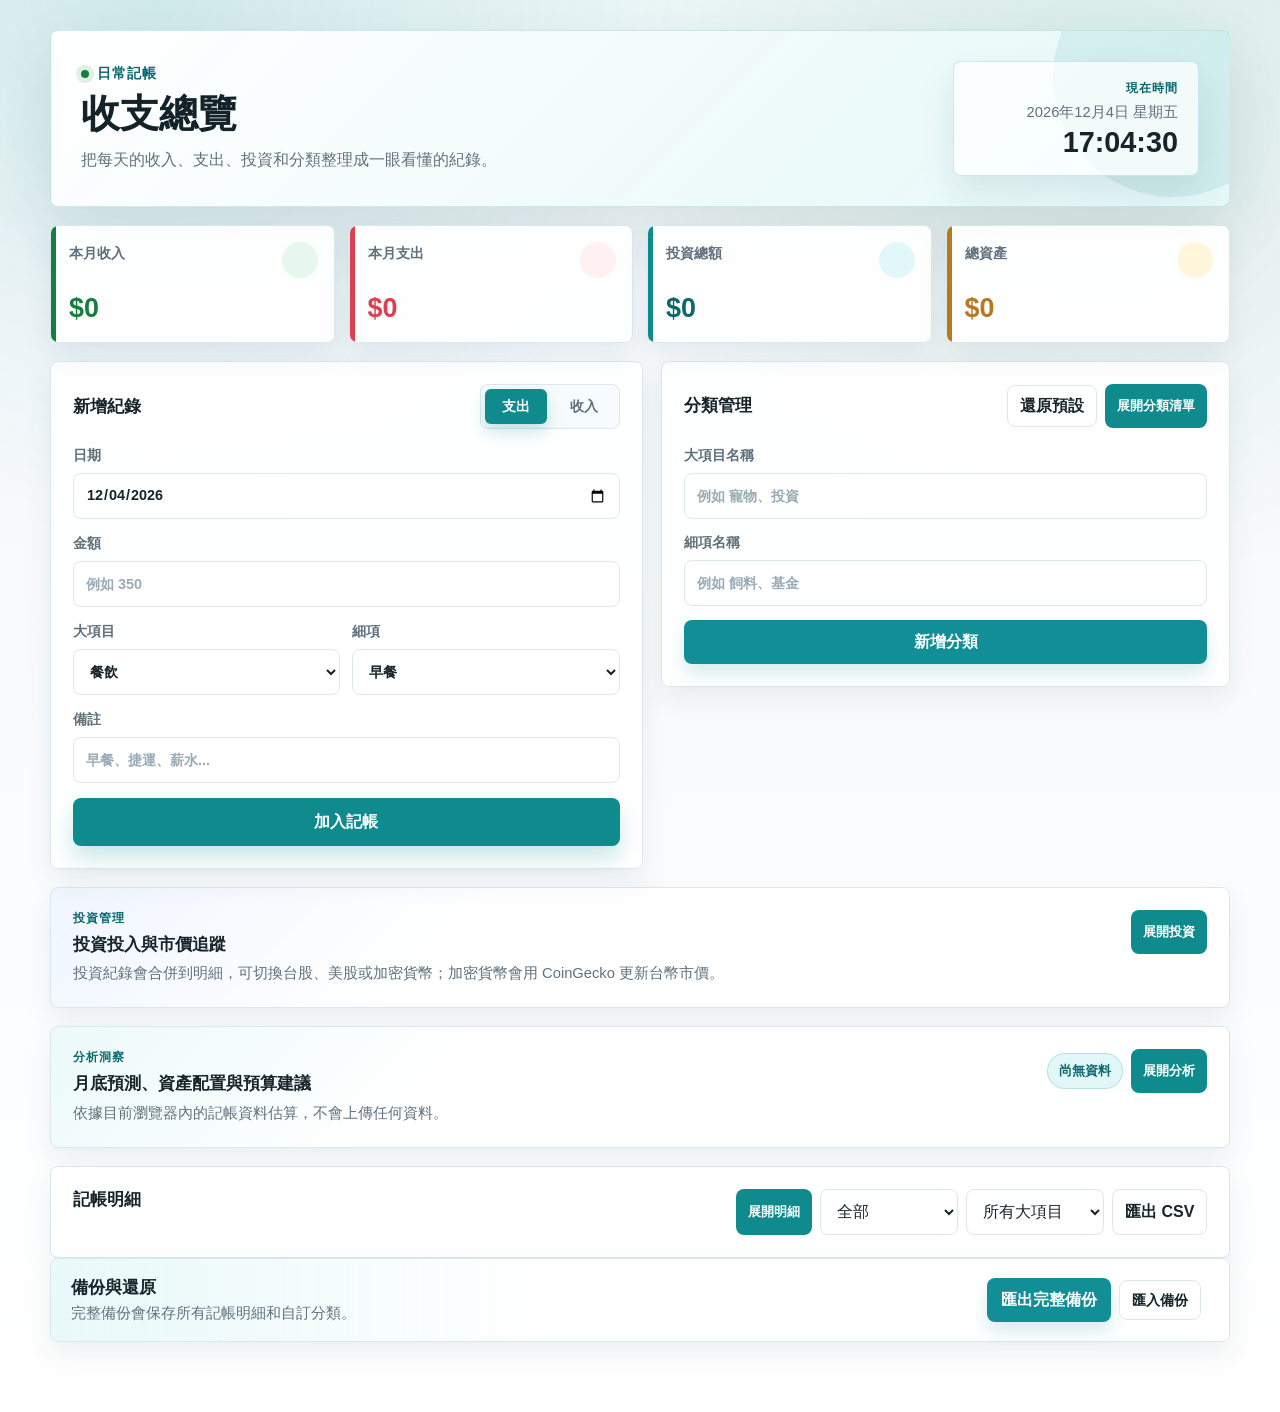
<file: index.html>
<!doctype html>
<html lang="zh-Hant">
  <head>
    <meta charset="UTF-8" />
    <meta name="viewport" content="width=device-width, initial-scale=1.0" />
    <title>日常記帳</title>
    <link rel="stylesheet" href="styles.css" />
  </head>
  <body>
    <main class="app-shell">
      <section class="topbar" aria-label="今日概況">
        <div>
          <p class="eyebrow">日常記帳</p>
          <h1>收支總覽</h1>
          <p class="topbar-copy">把每天的收入、支出、投資和分類整理成一眼看懂的紀錄。</p>
        </div>
        <div class="clock-card" aria-live="polite">
          <span class="clock-label">現在時間</span>
          <span id="currentDate">--</span>
          <strong id="currentTime">--:--:--</strong>
        </div>
      </section>

      <section class="summary-grid" aria-label="收支摘要">
        <article class="summary-card income">
          <span>本月收入</span>
          <strong id="monthlyIncome">$0</strong>
        </article>
        <article class="summary-card expense">
          <span>本月支出</span>
          <strong id="monthlyExpense">$0</strong>
        </article>
        <article class="summary-card balance">
          <span>投資總額</span>
          <strong id="monthlyBalance">$0</strong>
        </article>
        <article class="summary-card total">
          <span>總資產</span>
          <strong id="totalBalance">$0</strong>
        </article>
      </section>

      <section class="workspace">
        <form class="entry-panel" id="entryForm">
          <div class="panel-header">
            <h2>新增紀錄</h2>
            <div class="type-switch" role="group" aria-label="收支類型">
              <label>
                <input type="radio" name="type" value="expense" checked />
                <span>支出</span>
              </label>
              <label>
                <input type="radio" name="type" value="income" />
                <span>收入</span>
              </label>
            </div>
          </div>

          <label>
            日期
            <input id="entryDate" type="date" required />
          </label>

          <label>
            金額
            <input id="entryAmount" type="number" min="1" step="1" placeholder="例如 350" required />
          </label>

          <div class="two-col">
            <label>
              大項目
              <select id="mainCategory" required></select>
            </label>
            <label>
              細項
              <select id="subCategory" required></select>
            </label>
          </div>

          <label>
            備註
            <input id="entryNote" type="text" maxlength="60" placeholder="早餐、捷運、薪水..." />
          </label>

          <button class="primary-button" type="submit">加入記帳</button>
        </form>

        <aside class="category-panel" id="categoryPanel">
          <div class="panel-header category-header">
            <h2>分類管理</h2>
            <div class="category-actions">
              <button class="ghost-button" id="resetCategories" type="button">還原預設</button>
              <button
                class="collapse-button"
                id="categoryToggle"
                type="button"
                aria-expanded="false"
                aria-controls="categoryContent"
              >
                展開分類清單
              </button>
            </div>
          </div>

          <form class="category-form" id="categoryForm">
            <label>
              大項目名稱
              <input id="newMainCategory" type="text" maxlength="16" placeholder="例如 寵物、投資" required />
            </label>
            <label>
              細項名稱
              <input id="newSubCategory" type="text" maxlength="16" placeholder="例如 飼料、基金" required />
            </label>
            <button class="secondary-button" type="submit">新增分類</button>
          </form>

          <div class="category-content" id="categoryContent" hidden>
            <div class="category-list" id="categoryList"></div>
          </div>
        </aside>
      </section>

      <section class="investment-panel" aria-label="投資管理">
        <div class="panel-header investment-header">
          <div>
            <p class="section-kicker">投資管理</p>
            <h2>投資投入與市價追蹤</h2>
            <p>投資紀錄會合併到明細，可切換台股、美股或加密貨幣；加密貨幣會用 CoinGecko 更新台幣市價。</p>
          </div>
          <button
            class="collapse-button"
            id="investmentToggle"
            type="button"
            aria-expanded="false"
            aria-controls="investmentContent"
          >
            展開投資
          </button>
        </div>

        <div class="investment-content" id="investmentContent" hidden>
        <div class="investment-layout">
          <form class="investment-form" id="investmentForm">
            <div class="three-col">
              <label>
                市場
                <select id="investmentMarket" required>
                  <option value="tw">台股</option>
                  <option value="us">美股</option>
                  <option value="crypto">加密貨幣</option>
                </select>
              </label>
              <label>
                日期
                <input id="investmentDate" type="date" required />
              </label>
              <label>
                投資類型
                <select id="investmentCategory" required></select>
              </label>
            </div>

            <div class="two-col">
              <label>
                市場代號
                <input id="investmentSymbol" type="text" maxlength="20" placeholder="例如 0050、2330、006208" required />
              </label>
              <label>
                持有數量（股數 / 單位）
                <input id="investmentQuantity" type="number" min="0" step="any" inputmode="decimal" placeholder="例如 0.005 或 32" required />
              </label>
            </div>

            <div class="two-col">
              <label>
                投入成本（總金額）
                <input id="investmentAmount" type="number" min="1" step="any" inputmode="decimal" placeholder="例如 3456" required />
              </label>
              <label>
                目前市價（每股 / 單位，可選）
                <input id="investmentMarketPrice" type="number" min="0" step="any" inputmode="decimal" placeholder="例如 107.3" />
              </label>
            </div>

            <label>
              標的 / 備註
              <input id="investmentNote" type="text" maxlength="60" placeholder="例如 0050、2330、VOO、AAPL" />
            </label>

            <p class="form-hint">市值 = 持有數量 × 每股 / 單位市價；台股請填股數，1 張 = 1000 股。</p>

            <button class="primary-button" type="submit">加入投資</button>
          </form>

          <div class="investment-summary-grid" aria-label="投資摘要">
            <article class="summary-card investment">
              <span>本月投資</span>
              <strong id="monthlyInvestment">$0</strong>
            </article>
            <article class="summary-card investment">
              <span>累積投資</span>
              <strong id="totalInvestment">$0</strong>
            </article>
            <article class="summary-card total">
              <span>目前市值</span>
              <strong id="currentMarketValue">$0</strong>
            </article>
            <article class="summary-card total">
              <span>未實現損益</span>
              <strong id="unrealizedGain">$0</strong>
            </article>
            <article class="summary-card total">
              <span>投資筆數</span>
              <strong id="investmentCount">0</strong>
            </article>
          </div>
        </div>

        <section class="market-settings-panel investment-market-settings" aria-label="市場自動更新設定">
                <div class="panel-header market-settings-header">
                  <div>
                    <p class="section-kicker">市場更新設定</p>
                    <h2>FinMind / Alpha Vantage / CoinGecko</h2>
                    <p>每天開啟網站會自動批次更新已記錄代號；美股 Key 只存在這個瀏覽器。</p>
                  </div>
                </div>
        
                <div class="market-tools">
                  <label>
                    FinMind Token（台股選填）
                    <input id="finmindToken" type="password" placeholder="台股：不填也可更新" autocomplete="off" />
                  </label>
                  <label>
                    Alpha Vantage Key（美股選填）
                    <input id="alphaVantageKey" type="password" placeholder="美股自動更新需要" autocomplete="off" />
                  </label>
                  <button class="ghost-button" id="saveMarketApiKey" type="button">儲存設定</button>
                  <button class="secondary-button" id="refreshMarketPrices" type="button">立即更新全部</button>
                  <span class="market-status" id="marketStatus" aria-live="polite">每天開啟網站會自動更新台股 / 美股 / 加密貨幣</span>
                </div>
              </section>

        <div class="investment-records">
          <div class="records-subheader">
            <h3>投資歷史紀錄</h3>
            <p>每一筆投資都可以單獨刪除。</p>
          </div>
          <div class="table-wrap investment-table-wrap">
            <table>
              <thead>
                <tr>
                  <th>市場</th>
                  <th>代號</th>
                  <th>數量</th>
                  <th class="amount-cell">投入成本</th>
                  <th class="amount-cell">平均成本</th>
                  <th class="amount-cell">目前市價</th>
                  <th class="amount-cell">目前市值</th>
                  <th class="amount-cell">未實現損益</th>
                  <th>更新時間</th>
                  <th></th>
                </tr>
              </thead>
              <tbody id="portfolioBody"></tbody>
            </table>
            <div class="empty-state" id="portfolioEmptyState">還沒有投資紀錄，新增投資後會出現在這裡。</div>
          </div>
        </div>
        </div>
      </section>

      <section class="analytics-panel" id="analyticsPanel" aria-label="收支分析">
        <div class="panel-header analytics-header">
          <div>
            <p class="section-kicker">分析洞察</p>
            <h2>月底預測、資產配置與預算建議</h2>
            <p>依據目前瀏覽器內的記帳資料估算，不會上傳任何資料。</p>
          </div>
          <div class="analytics-actions">
            <span class="analysis-status" id="analysisStatus" aria-live="polite">正在計算</span>
            <button
              class="collapse-button"
              id="analyticsToggle"
              type="button"
              aria-expanded="false"
              aria-controls="analyticsContent"
            >
              展開分析
            </button>
          </div>
        </div>

        <div class="analytics-content" id="analyticsContent" hidden>
          <div class="forecast-grid">
          <article class="forecast-card">
            <span>月底預測收入</span>
            <strong id="forecastIncome">$0</strong>
            <small id="forecastIncomeNote">新增紀錄後會開始估算。</small>
          </article>
          <article class="forecast-card expense">
            <span>月底預測支出</span>
            <strong id="forecastExpense">$0</strong>
            <small id="forecastExpenseNote">新增紀錄後會開始估算。</small>
          </article>
          <article class="forecast-card balance">
            <span>月底預測結餘</span>
            <strong id="forecastBalance">$0</strong>
            <small id="forecastBalanceNote">依收入與支出預測計算。</small>
          </article>
        </div>

        <div class="insight-grid">
          <section class="insight-card asset-card">
            <div class="insight-heading">
              <div>
                <h3>市價、收入、支出圓餅圖</h3>
                <span id="assetPieChartNote">市價、收入與支出比例</span>
              </div>
            </div>
            <canvas
              class="asset-pie-canvas"
              id="assetPieChart"
              width="520"
              height="300"
              role="img"
              aria-label="市價、收入、支出圓餅圖"
            ></canvas>
            <div class="asset-breakdown" id="assetBreakdown"></div>
          </section>

          <section class="insight-card">
            <div class="insight-heading">
              <h3>預算建議</h3>
              <span>用近幾個月消費估算</span>
            </div>
            <div class="insight-list" id="budgetList"></div>
          </section>
        </div>

        <div class="chart-grid">
          <section class="chart-card">
            <div class="chart-heading">
              <div>
                <h3>每日收支趨勢</h3>
                <p id="trendChartNote">每日收入與支出的折線圖。</p>
              </div>
              <div class="chart-tools">
                <button
                  class="expand-button"
                  id="trendRangeToggle"
                  type="button"
                  aria-expanded="false"
                  aria-label="展開為近一年的每日收支趨勢"
                >
                  <span aria-hidden="true">+</span>
                  放大 1 年
                </button>
                <div class="chart-legend" aria-hidden="true">
                  <span class="legend-dot income"></span>收入
                  <span class="legend-dot expense"></span>支出
                </div>
              </div>
            </div>
            <canvas id="trendChart" width="760" height="320" role="img" aria-label="每日收入與支出折線圖"></canvas>
          </section>

          <section class="chart-card">
            <div class="chart-heading">
              <div>
                <h3>本月支出柏拉圖</h3>
                <p id="paretoChartNote">找出本月支出最多的分類。</p>
              </div>
              <div class="chart-legend" aria-hidden="true">
                <span class="legend-bar"></span>金額
                <span class="legend-line"></span>累積占比
              </div>
            </div>
            <canvas id="paretoChart" width="760" height="320" role="img" aria-label="本月支出分類柏拉圖"></canvas>
          </section>
        </div>
        </div>
      </section>

      <section class="records-panel" id="recordsPanel">
        <div class="panel-header records-header">
          <h2>記帳明細</h2>
          <div class="record-actions">
            <button
              class="collapse-button"
              id="recordsToggle"
              type="button"
              aria-expanded="false"
              aria-controls="recordsContent"
            >
              展開明細
            </button>
            <select id="filterType" aria-label="依收支篩選">
              <option value="all">全部</option>
              <option value="expense">支出</option>
              <option value="income">收入</option>
              <option value="investment">投資</option>
            </select>
            <select id="filterMain" aria-label="依大項目篩選">
              <option value="all">所有大項目</option>
            </select>
            <button class="ghost-button" id="exportCsv" type="button">匯出 CSV</button>
          </div>
        </div>

        <div class="records-content" id="recordsContent" hidden>
        <div class="table-wrap">
          <table>
            <thead>
              <tr>
                <th>日期</th>
                <th>類型</th>
                <th>大項目</th>
                <th>細項</th>
                <th>備註</th>
                <th class="amount-cell">金額</th>
                <th></th>
              </tr>
            </thead>
            <tbody id="recordsBody"></tbody>
          </table>
          <div class="empty-state" id="emptyState">還沒有紀錄，先新增一筆收支吧。</div>
        </div>
        </div>
      </section>

      <section class="backup-panel" aria-label="備份與還原">
        <div>
          <h2>備份與還原</h2>
          <p>完整備份會保存所有記帳明細和自訂分類。</p>
        </div>
        <div class="backup-actions">
          <button class="secondary-button" id="exportBackup" type="button">匯出完整備份</button>
          <label class="file-button">
            匯入備份
            <input id="importBackupFile" type="file" accept=".json,application/json" />
          </label>
          <span class="backup-status" id="backupStatus" aria-live="polite"></span>
        </div>
      </section>
    </main>

    <script src="app.js"></script>
  </body>
</html>
</file>
<file: styles.css>
:root {
  color-scheme: light;
  --bg: #f3f7fb;
  --panel: #ffffff;
  --panel-soft: #f7fbfd;
  --panel-strong: #eef7f8;
  --text: #17252b;
  --muted: #60717d;
  --line: #dbe7ee;
  --brand: #0f8b8d;
  --brand-dark: #0a686e;
  --brand-soft: #e2f7f7;
  --income: #15803d;
  --income-soft: #e8f7ee;
  --expense: #dc3f4f;
  --expense-soft: #fff0f1;
  --investment: #2563eb;
  --investment-soft: #edf4ff;
  --gold: #b7791f;
  --gold-soft: #fff6dc;
  --button-text: #ffffff;
  --chart-bg: #fbfdff;
  --chart-grid: rgba(96, 113, 125, 0.18);
  --chart-muted: #7a8d99;
  --chart-bar: rgba(15, 139, 141, 0.72);
  --shadow: 0 24px 60px rgba(27, 65, 78, 0.12);
  --shadow-soft: 0 12px 28px rgba(27, 65, 78, 0.08);
  --press-shadow: 0 5px 12px rgba(27, 65, 78, 0.13);
}

* {
  box-sizing: border-box;
}

html {
  overflow-x: hidden;
}

body {
  margin: 0;
  min-height: 100vh;
  overflow-x: hidden;
  background:
    radial-gradient(circle at 12% 0%, rgba(15, 139, 141, 0.13), transparent 30%),
    radial-gradient(circle at 86% 8%, rgba(21, 128, 61, 0.1), transparent 28%),
    linear-gradient(180deg, #edf7f8 0, #f6f9fc 360px, #ffffff 100%);
  color: var(--text);
  font-family:
    -apple-system, BlinkMacSystemFont, "Segoe UI", "Noto Sans TC", "Microsoft JhengHei",
    sans-serif;
}

button,
input,
select {
  font: inherit;
}

button {
  cursor: pointer;
  touch-action: manipulation;
  -webkit-tap-highlight-color: transparent;
}

button:disabled {
  cursor: not-allowed;
  opacity: 0.62;
  transform: none !important;
  box-shadow: none !important;
}

button,
input,
select,
.file-button,
.summary-card,
.entry-panel,
.category-panel,
.analytics-panel,
.investment-panel,
.records-panel,
.backup-panel,
.forecast-card,
.insight-card,
.chart-card,
.category-group {
  transition:
    border-color 160ms ease,
    background 160ms ease,
    color 160ms ease,
    box-shadow 160ms ease,
    transform 160ms ease;
}

.app-shell {
  width: min(1180px, calc(100% - 32px));
  margin: 0 auto;
  padding: 30px 0 52px;
}

.topbar {
  position: relative;
  display: flex;
  align-items: center;
  justify-content: space-between;
  gap: 22px;
  min-height: 174px;
  margin-bottom: 18px;
  padding: 30px;
  border: 1px solid rgba(15, 139, 141, 0.18);
  border-radius: 8px;
  background:
    linear-gradient(135deg, rgba(255, 255, 255, 0.96), rgba(226, 247, 247, 0.92)),
    var(--panel);
  box-shadow: var(--shadow);
  color: var(--text);
  overflow: hidden;
}

.topbar::after {
  content: "";
  position: absolute;
  right: -64px;
  top: -74px;
  width: 240px;
  height: 240px;
  border-radius: 999px;
  background: rgba(15, 139, 141, 0.1);
}

.topbar > div {
  position: relative;
  z-index: 1;
}

.topbar > div:first-child {
  max-width: 620px;
}

.eyebrow {
  display: inline-flex;
  align-items: center;
  gap: 8px;
  margin: 0 0 10px;
  color: var(--brand-dark);
  font-size: 0.9rem;
  font-weight: 900;
  letter-spacing: 0.08em;
}

.eyebrow::before {
  content: "";
  width: 8px;
  height: 8px;
  border-radius: 99px;
  background: var(--income);
  box-shadow: 0 0 0 5px rgba(21, 128, 61, 0.12);
}

h1,
h2,
p {
  margin-top: 0;
}

h1 {
  margin-bottom: 10px;
  color: #132329;
  font-size: 2.45rem;
  line-height: 1.08;
  letter-spacing: 0;
}

h2 {
  margin-bottom: 0;
  color: var(--text);
  font-size: 1.08rem;
  line-height: 1.25;
}

.topbar-copy {
  max-width: 520px;
  margin: 0;
  color: var(--muted);
  font-size: 1rem;
  line-height: 1.7;
}

.clock-card {
  display: grid;
  gap: 6px;
  min-width: 246px;
  padding: 18px 20px;
  border: 1px solid rgba(15, 139, 141, 0.18);
  border-radius: 8px;
  background: rgba(255, 255, 255, 0.72);
  box-shadow: 0 16px 34px rgba(27, 65, 78, 0.1);
  text-align: right;
}

.clock-card span {
  color: var(--muted);
  font-size: 0.92rem;
}

.clock-card .clock-label {
  color: var(--brand-dark);
  font-size: 0.78rem;
  font-weight: 900;
  letter-spacing: 0.08em;
}

.clock-card strong {
  color: var(--text);
  font-size: 1.8rem;
  line-height: 1;
  font-variant-numeric: tabular-nums;
}

.summary-grid {
  display: grid;
  grid-template-columns: repeat(auto-fit, minmax(160px, 1fr));
  gap: 14px;
  margin-bottom: 18px;
}

.summary-card,
.backup-panel,
.entry-panel,
.category-panel,
.analytics-panel,
.investment-panel,
.forecast-card,
.insight-card,
.chart-card,
.records-panel {
  border: 1px solid var(--line);
  border-radius: 8px;
  background: rgba(255, 255, 255, 0.94);
  box-shadow: var(--shadow-soft);
}

.summary-card:hover,
.forecast-card:hover,
.category-group:hover,
.insight-card:hover,
.chart-card:hover {
  transform: translateY(-2px);
  box-shadow: 0 16px 34px rgba(27, 65, 78, 0.11);
}

.summary-card {
  position: relative;
  display: grid;
  gap: 10px;
  min-height: 118px;
  padding: 18px;
  overflow: hidden;
}

.summary-card::before {
  content: "";
  position: absolute;
  inset: 0 auto 0 0;
  width: 5px;
  background: var(--brand);
}

.summary-card::after {
  content: "";
  position: absolute;
  right: 16px;
  top: 16px;
  width: 36px;
  height: 36px;
  border-radius: 99px;
  background: var(--brand-soft);
}

.summary-card.income::before {
  background: var(--income);
}

.summary-card.income::after {
  background: var(--income-soft);
}

.summary-card.expense::before {
  background: var(--expense);
}

.summary-card.expense::after {
  background: var(--expense-soft);
}

.summary-card.investment::before {
  background: var(--investment);
}

.summary-card.investment::after {
  background: var(--investment-soft);
}

.summary-card.total::before {
  background: var(--gold);
}

.summary-card.total::after {
  background: var(--gold-soft);
}

.summary-card span {
  position: relative;
  z-index: 1;
  max-width: calc(100% - 48px);
  color: var(--muted);
  font-size: 0.9rem;
  font-weight: 900;
  overflow-wrap: anywhere;
}

.summary-card strong {
  position: relative;
  z-index: 1;
  align-self: end;
  font-size: 1.68rem;
  line-height: 1.15;
  overflow-wrap: anywhere;
}

.summary-card.income strong {
  color: var(--income);
}

.summary-card.expense strong {
  color: var(--expense);
}

.summary-card.investment strong {
  color: var(--investment);
}

.summary-card.balance strong {
  color: var(--brand-dark);
}

.summary-card.total strong {
  color: var(--gold);
}

.backup-panel {
  display: flex;
  align-items: center;
  justify-content: space-between;
  gap: 16px;
  margin-bottom: 18px;
  padding: 18px 20px;
  background:
    linear-gradient(90deg, rgba(226, 247, 247, 0.78), rgba(255, 255, 255, 0.96) 42%),
    var(--panel);
}

.backup-panel p {
  margin: 6px 0 0;
  color: var(--muted);
  font-size: 0.92rem;
}

.category-actions {
  display: flex;
  align-items: center;
  flex-wrap: wrap;
  gap: 8px;
  justify-content: flex-end;
  min-width: 0;
}

.category-content[hidden],
.records-content[hidden] {
  display: none;
}

.category-panel.is-collapsed .category-form {
  margin-bottom: 0;
  padding-bottom: 0;
  border-bottom: 0;
}

.records-panel.is-collapsed .records-header {
  margin-bottom: 0;
}

.backup-actions {
  display: flex;
  align-items: center;
  flex-wrap: wrap;
  gap: 8px;
  justify-content: flex-end;
  min-width: 0;
}

.backup-status {
  min-height: 1.4em;
  color: var(--muted);
  font-size: 0.9rem;
  font-weight: 900;
}

.backup-status.success {
  color: var(--income);
}

.backup-status.error {
  color: var(--expense);
}

.workspace {
  display: grid;
  grid-template-columns: minmax(0, 1.02fr) minmax(330px, 0.98fr);
  gap: 18px;
  align-items: start;
}

.workspace > *,
.investment-layout > *,
.investment-summary-grid > *,
.forecast-grid > *,
.insight-grid > *,
.chart-grid > * {
  min-width: 0;
}

.entry-panel,
.category-panel,
.analytics-panel,
.investment-panel,
.records-panel {
  padding: 22px;
}

.entry-panel {
  display: grid;
  gap: 15px;
}

.panel-header {
  display: flex;
  align-items: center;
  justify-content: space-between;
  gap: 14px;
  margin-bottom: 18px;
}

.panel-header > * {
  min-width: 0;
}

.entry-panel .panel-header {
  margin-bottom: 2px;
}

.category-form {
  display: grid;
  gap: 14px;
  margin-bottom: 18px;
  padding-bottom: 18px;
  border-bottom: 1px solid var(--line);
}

label {
  display: grid;
  min-width: 0;
  gap: 8px;
  color: var(--muted);
  font-size: 0.9rem;
  font-weight: 900;
}

input,
select {
  display: block;
  width: 100%;
  min-width: 0;
  max-width: 100%;
  min-height: 46px;
  border: 1px solid var(--line);
  border-radius: 8px;
  background: #ffffff;
  color: var(--text);
  padding: 11px 12px;
  outline: none;
  box-shadow: inset 0 1px 0 rgba(255, 255, 255, 0.4);
}

select option {
  background: #ffffff;
  color: var(--text);
}

input::placeholder {
  color: #9aacb6;
}

input:hover,
select:hover {
  border-color: #a8cbd2;
}

input:focus,
select:focus {
  border-color: var(--brand);
  box-shadow:
    0 0 0 4px rgba(15, 139, 141, 0.14),
    inset 0 1px 0 rgba(255, 255, 255, 0.4);
}

input[type="date"] {
  min-width: 0;
  max-width: 100%;
  -webkit-appearance: none;
  appearance: none;
  line-height: 1.2;
}

input[type="date"]::-webkit-date-and-time-value {
  min-height: 1.2em;
  text-align: left;
}

.two-col,
.three-col {
  display: grid;
  gap: 12px;
}

.two-col {
  grid-template-columns: repeat(2, minmax(0, 1fr));
}

.three-col {
  grid-template-columns: 0.72fr 1fr 1fr;
}

.type-switch {
  display: inline-flex;
  gap: 6px;
  padding: 4px;
  border: 1px solid var(--line);
  border-radius: 8px;
  background: var(--panel-soft);
}

.type-switch label {
  color: var(--muted);
  font-size: 0.88rem;
  font-weight: 900;
}

.type-switch input {
  position: absolute;
  opacity: 0;
  pointer-events: none;
}

.type-switch span {
  display: block;
  min-width: 62px;
  padding: 8px 12px;
  border-radius: 6px;
  text-align: center;
  transition:
    background 160ms ease,
    color 160ms ease,
    transform 120ms ease,
    box-shadow 160ms ease;
}

.type-switch label:active span {
  transform: scale(0.96);
}

.type-switch input:checked + span {
  background: var(--brand);
  color: var(--button-text);
  box-shadow: 0 8px 16px rgba(15, 139, 141, 0.22);
}

.primary-button,
.secondary-button,
.ghost-button,
.file-button,
.expand-button,
.collapse-button,
.delete-button {
  display: inline-flex;
  align-items: center;
  justify-content: center;
  border-radius: 8px;
  font-weight: 900;
  text-align: center;
  line-height: 1.25;
  will-change: transform;
}

.primary-button,
.secondary-button {
  border: 0;
  padding: 12px 14px;
}

.primary-button {
  min-height: 48px;
  background: var(--brand);
  color: var(--button-text);
  box-shadow: 0 12px 22px rgba(15, 139, 141, 0.22);
}

.secondary-button {
  background: #128f96;
  color: var(--button-text);
  box-shadow: 0 10px 18px rgba(15, 139, 141, 0.16);
}

.primary-button:hover,
.secondary-button:hover,
.collapse-button:hover {
  background: var(--brand-dark);
  transform: translateY(-2px);
  box-shadow: 0 14px 24px rgba(15, 139, 141, 0.22);
}

.ghost-button,
.file-button {
  border: 1px solid var(--line);
  background: #ffffff;
  color: var(--text);
  padding: 10px 12px;
}

.ghost-button:hover,
.file-button:hover,
.expand-button:hover,
.expand-button.active {
  border-color: var(--brand);
  background: var(--brand-soft);
  color: var(--brand-dark);
  transform: translateY(-2px);
  box-shadow: var(--shadow-soft);
}

button:active,
.file-button:active,
button.is-pressing,
.file-button.is-pressing {
  transform: translateY(1px) scale(0.98);
  box-shadow: var(--press-shadow);
}

.file-button {
  position: relative;
  display: inline-flex;
  align-items: center;
  justify-content: center;
  width: auto;
  cursor: pointer;
}

.file-button input {
  position: absolute;
  inline-size: 1px;
  block-size: 1px;
  opacity: 0;
  pointer-events: none;
}

.category-list {
  display: grid;
  gap: 10px;
  max-height: 356px;
  overflow: auto;
  padding-right: 4px;
  -webkit-overflow-scrolling: touch;
}

.category-group {
  padding: 13px;
  border: 1px solid var(--line);
  border-radius: 8px;
  background: var(--panel-soft);
}

.category-group strong {
  display: flex;
  align-items: center;
  justify-content: space-between;
  gap: 10px;
  margin-bottom: 9px;
  color: var(--text);
  overflow-wrap: anywhere;
}

.category-group strong span {
  color: var(--muted);
  font-size: 0.82rem;
}

.tag-row {
  display: flex;
  flex-wrap: wrap;
  gap: 7px;
}

.tag {
  display: inline-flex;
  align-items: center;
  gap: 5px;
  max-width: 100%;
  padding: 6px 10px;
  border: 1px solid rgba(15, 139, 141, 0.18);
  border-radius: 999px;
  background: var(--brand-soft);
  color: var(--brand-dark);
  font-size: 0.84rem;
  font-weight: 900;
  overflow-wrap: anywhere;
}

.category-tag {
  padding-right: 6px;
}

.category-delete {
  display: inline-grid;
  place-items: center;
  width: 22px;
  height: 22px;
  border: 0;
  border-radius: 999px;
  background: rgba(15, 139, 141, 0.12);
  color: var(--brand-dark);
  font-weight: 900;
  line-height: 1;
}

.category-delete:hover {
  background: var(--expense-soft);
  color: var(--expense);
  transform: scale(1.04);
}

.investment-panel {
  margin-top: 18px;
  background:
    linear-gradient(135deg, rgba(237, 244, 255, 0.82), rgba(255, 255, 255, 0.96) 36%),
    var(--panel);
}

.investment-header {
  align-items: flex-start;
}

.investment-header p:not(.section-kicker) {
  margin: 7px 0 0;
  color: var(--muted);
  font-size: 0.92rem;
  line-height: 1.55;
}

.market-tools {
  display: grid;
  gap: 10px;
  align-items: end;
  padding: 14px;
  border: 1px solid rgba(37, 99, 235, 0.14);
  border-radius: 8px;
  background: rgba(255, 255, 255, 0.78);
}

.market-tools {
  grid-template-columns: minmax(210px, 1fr) minmax(210px, 1fr) auto auto minmax(230px, auto);
  margin-bottom: 14px;
}

.market-tools button {
  min-height: 46px;
}

.market-status {
  display: inline-flex;
  align-items: center;
  min-height: 46px;
  padding: 10px 12px;
  border: 1px solid rgba(37, 99, 235, 0.16);
  border-radius: 8px;
  background: var(--investment-soft);
  color: var(--investment);
  font-size: 0.84rem;
  font-weight: 900;
  line-height: 1.4;
}

.market-status.success {
  border-color: rgba(21, 128, 61, 0.18);
  background: var(--income-soft);
  color: var(--income);
}

.market-status.error {
  border-color: rgba(220, 63, 79, 0.18);
  background: var(--expense-soft);
  color: var(--expense);
}

.investment-layout {
  display: grid;
  grid-template-columns: minmax(280px, 0.85fr) minmax(0, 1.15fr);
  gap: 14px;
  align-items: stretch;
  margin-bottom: 14px;
}

.investment-form {
  display: grid;
  gap: 14px;
  padding: 16px;
  border: 1px solid var(--line);
  border-radius: 8px;
  background: rgba(255, 255, 255, 0.82);
}

.investment-summary-grid {
  display: grid;
  grid-template-columns: repeat(auto-fit, minmax(150px, 1fr));
  gap: 12px;
}

.form-hint {
  margin: -4px 0 0;
  color: var(--muted);
  font-size: 0.82rem;
  font-weight: 800;
  line-height: 1.55;
}

.investment-records {
  margin-top: 4px;
}

.records-subheader {
  display: flex;
  align-items: flex-end;
  justify-content: space-between;
  gap: 12px;
  margin: 0 0 10px;
}

.records-subheader h3 {
  margin: 0;
  color: var(--text);
  font-size: 0.98rem;
}

.records-subheader p {
  margin: 0;
  color: var(--muted);
  font-size: 0.82rem;
  font-weight: 900;
}

.investment-table-wrap table {
  min-width: 1120px;
}

.portfolio-symbol {
  color: var(--investment);
  letter-spacing: 0.03em;
}

.market-settings-panel {
  margin-top: 18px;
  padding: 22px;
  border: 1px solid var(--line);
  border-radius: 8px;
  background:
    linear-gradient(135deg, rgba(237, 244, 255, 0.7), rgba(255, 255, 255, 0.96) 36%),
    var(--panel);
  box-shadow: var(--shadow-soft);
}

.market-settings-header {
  align-items: flex-start;
}

.market-settings-header p:not(.section-kicker) {
  margin: 7px 0 0;
  color: var(--muted);
  font-size: 0.92rem;
  line-height: 1.55;
}

.market-settings-panel .market-tools {
  margin-bottom: 0;
}

.investment-market-settings {
  margin: 0 0 14px;
}

.analytics-panel {
  margin-top: 18px;
  background:
    linear-gradient(135deg, rgba(226, 247, 247, 0.64), rgba(255, 255, 255, 0.96) 34%),
    var(--panel);
}

.analytics-header {
  align-items: flex-start;
}

.analytics-actions {
  display: flex;
  align-items: center;
  flex-wrap: wrap;
  gap: 8px;
  justify-content: flex-end;
  min-width: 0;
}

.collapse-button {
  min-height: 44px;
  border: 0;
  background: var(--brand);
  color: var(--button-text);
  padding: 8px 12px;
  font-size: 0.82rem;
}

.analytics-panel.is-collapsed .analytics-header {
  margin-bottom: 0;
}

.analytics-content[hidden],
.investment-content[hidden],
.category-content[hidden],
.records-content[hidden] {
  display: none;
}

.investment-panel.is-collapsed .investment-header {
  margin-bottom: 0;
}

.analytics-header p:not(.section-kicker) {
  margin: 7px 0 0;
  color: var(--muted);
  font-size: 0.92rem;
  line-height: 1.55;
}

.section-kicker {
  margin: 0 0 7px;
  color: var(--brand-dark);
  font-size: 0.78rem;
  font-weight: 900;
  letter-spacing: 0.08em;
}

.analysis-status {
  display: inline-flex;
  align-items: center;
  min-height: 34px;
  padding: 8px 11px;
  border: 1px solid rgba(15, 139, 141, 0.2);
  border-radius: 999px;
  background: var(--brand-soft);
  color: var(--brand-dark);
  font-size: 0.82rem;
  font-weight: 900;
  white-space: nowrap;
}

.forecast-grid {
  display: grid;
  grid-template-columns: repeat(3, minmax(0, 1fr));
  gap: 12px;
  margin-bottom: 14px;
}

.forecast-card {
  display: grid;
  gap: 8px;
  min-height: 126px;
  padding: 16px;
  background: rgba(255, 255, 255, 0.88);
}

.forecast-card span,
.forecast-card small {
  color: var(--muted);
  font-weight: 900;
}

.forecast-card span {
  font-size: 0.86rem;
}

.forecast-card strong {
  color: var(--income);
  font-size: 1.55rem;
  line-height: 1.12;
  overflow-wrap: anywhere;
}

.forecast-card.expense strong {
  color: var(--expense);
}

.forecast-card.balance strong {
  color: var(--brand-dark);
}

.forecast-card small {
  align-self: end;
  font-size: 0.8rem;
  line-height: 1.45;
}

.insight-grid,
.chart-grid {
  display: grid;
  grid-template-columns: repeat(2, minmax(0, 1fr));
  gap: 14px;
}

.chart-grid {
  margin-top: 14px;
}

.insight-card,
.chart-card {
  padding: 18px;
  background: rgba(255, 255, 255, 0.9);
}

.insight-heading,
.chart-heading {
  display: flex;
  align-items: flex-start;
  justify-content: space-between;
  gap: 12px;
  margin-bottom: 14px;
}

.chart-tools {
  display: grid;
  justify-items: end;
  gap: 9px;
}

.insight-heading h3,
.chart-heading h3 {
  margin: 0;
  color: var(--text);
  font-size: 1rem;
  line-height: 1.3;
}

.insight-heading span,
.chart-heading p {
  margin: 4px 0 0;
  color: var(--muted);
  font-size: 0.82rem;
  font-weight: 900;
  line-height: 1.45;
}

.expand-button {
  display: inline-flex;
  align-items: center;
  justify-content: center;
  gap: 8px;
  min-height: 38px;
  border: 1px solid rgba(15, 139, 141, 0.24);
  background: var(--brand-soft);
  color: var(--brand-dark);
  padding: 8px 12px;
  font-size: 0.84rem;
}

.expand-button span {
  display: inline-grid;
  place-items: center;
  width: 18px;
  height: 18px;
  border-radius: 6px;
  background: var(--brand);
  color: var(--button-text);
  font-size: 1rem;
  line-height: 1;
}

.insight-list {
  display: grid;
  gap: 10px;
}

.insight-item {
  display: grid;
  grid-template-columns: minmax(0, 1fr) auto;
  gap: 8px 12px;
  padding: 12px;
  border: 1px solid rgba(15, 139, 141, 0.14);
  border-radius: 8px;
  background: var(--panel-soft);
}

.insight-item.warning {
  border-color: rgba(183, 121, 31, 0.22);
  background: var(--gold-soft);
}

.insight-item.danger {
  border-color: rgba(220, 63, 79, 0.24);
  background: var(--expense-soft);
}

.insight-item strong {
  display: block;
  margin-bottom: 4px;
  color: var(--text);
  font-size: 0.94rem;
}

.insight-item span {
  color: var(--muted);
  font-size: 0.82rem;
  line-height: 1.45;
}

.insight-item em {
  color: var(--brand-dark);
  font-style: normal;
  font-weight: 900;
  white-space: nowrap;
}

.insight-item.warning em {
  color: var(--gold);
}

.insight-item.danger em {
  color: var(--expense);
}

.budget-bar {
  grid-column: 1 / -1;
  height: 8px;
  overflow: hidden;
  border-radius: 999px;
  background: rgba(96, 113, 125, 0.14);
}

.budget-bar span {
  display: block;
  height: 100%;
  border-radius: inherit;
  background: var(--brand);
}

.insight-item.warning .budget-bar span {
  background: var(--gold);
}

.insight-item.danger .budget-bar span {
  background: var(--expense);
}

.empty-insight {
  margin: 0;
  padding: 22px 12px;
  border: 1px dashed rgba(96, 113, 125, 0.28);
  border-radius: 8px;
  color: var(--muted);
  font-size: 0.9rem;
  line-height: 1.55;
  text-align: center;
}

.asset-card {
  display: grid;
  gap: 12px;
}

.asset-pie-canvas {
  display: block;
  width: 100%;
  height: 280px;
  border: 1px solid var(--line);
  border-radius: 8px;
  background: var(--chart-bg);
}

.asset-breakdown {
  display: grid;
  grid-template-columns: repeat(2, minmax(0, 1fr));
  gap: 8px;
}

.asset-row {
  display: grid;
  gap: 5px;
  min-width: 0;
  padding: 10px;
  border: 1px solid rgba(96, 113, 125, 0.14);
  border-radius: 8px;
  background: var(--panel-soft);
}

.asset-row span {
  display: flex;
  align-items: center;
  gap: 7px;
  min-width: 0;
  color: var(--muted);
  font-size: 0.78rem;
  font-weight: 900;
  overflow-wrap: anywhere;
}

.asset-row strong {
  color: var(--text);
  font-size: 0.98rem;
  line-height: 1.2;
  overflow-wrap: anywhere;
}

.asset-row small {
  color: var(--muted);
  font-size: 0.75rem;
  line-height: 1.35;
  overflow-wrap: anywhere;
}

.asset-row.total {
  border-style: dashed;
  background: rgba(255, 255, 255, 0.74);
}

.asset-dot {
  flex: 0 0 auto;
  width: 9px;
  height: 9px;
  border-radius: 999px;
}

.asset-row.cash strong,
.asset-row.gain strong {
  color: var(--income);
}

.asset-row.investment strong,
.asset-row.cost strong {
  color: var(--investment);
}

.asset-row.loss strong {
  color: var(--expense);
}

.chart-card {
  overflow: hidden;
}

.chart-card canvas {
  display: block;
  width: 100%;
  height: 320px;
  border: 1px solid var(--line);
  border-radius: 8px;
  background: var(--chart-bg);
}

.chart-legend {
  display: inline-flex;
  align-items: center;
  flex-wrap: wrap;
  gap: 7px;
  color: var(--muted);
  font-size: 0.8rem;
  font-weight: 900;
  white-space: nowrap;
}

.legend-dot,
.legend-bar,
.legend-line {
  display: inline-block;
  flex: 0 0 auto;
}

.legend-dot {
  width: 9px;
  height: 9px;
  border-radius: 999px;
}

.legend-dot.income {
  background: var(--income);
}

.legend-dot.expense {
  background: var(--expense);
}

.legend-bar {
  width: 16px;
  height: 8px;
  border-radius: 3px;
  background: var(--brand);
}

.legend-line {
  width: 18px;
  height: 3px;
  border-radius: 999px;
  background: var(--gold);
}

.records-panel {
  margin-top: 18px;
}

.records-header {
  align-items: flex-start;
}

.record-actions {
  display: flex;
  flex-wrap: wrap;
  gap: 8px;
  justify-content: flex-end;
  min-width: 0;
}

.record-actions select {
  width: auto;
  min-width: 138px;
}

.table-wrap {
  position: relative;
  max-width: 100%;
  overflow-x: auto;
  border: 1px solid var(--line);
  border-radius: 8px;
  -webkit-overflow-scrolling: touch;
  overscroll-behavior-x: contain;
}

table {
  width: 100%;
  border-collapse: collapse;
  min-width: 760px;
  background: var(--panel);
}

thead {
  background: var(--panel-soft);
}

th,
td {
  padding: 14px 12px;
  border-bottom: 1px solid var(--line);
  text-align: left;
  vertical-align: middle;
}

th {
  color: var(--muted);
  font-size: 0.8rem;
  font-weight: 900;
}

td {
  color: var(--text);
  font-size: 0.94rem;
}

tbody tr {
  transition: background 160ms ease;
}

tbody tr:hover {
  background: var(--panel-soft);
}

tbody tr:last-child td {
  border-bottom: 0;
}

.type-pill {
  display: inline-flex;
  align-items: center;
  min-width: 46px;
  justify-content: center;
  padding: 5px 8px;
  border-radius: 999px;
  font-size: 0.82rem;
  font-weight: 900;
}

.type-pill.income {
  background: var(--income-soft);
  color: var(--income);
}

.type-pill.expense {
  background: var(--expense-soft);
  color: var(--expense);
}

.type-pill.investment,
.type-pill.tw-market {
  background: var(--investment-soft);
  color: var(--investment);
}

.type-pill.us-market {
  background: var(--gold-soft);
  color: var(--gold);
}

.type-pill.crypto-market {
  background: var(--brand-soft);
  color: var(--brand-dark);
}

.amount-cell {
  text-align: right;
  font-variant-numeric: tabular-nums;
}

.income-text {
  color: var(--income);
  font-weight: 900;
}

.expense-text {
  color: var(--expense);
  font-weight: 900;
}

.investment-text {
  color: var(--investment);
  font-weight: 900;
}

.gain-positive {
  color: var(--income) !important;
  font-weight: 900;
}

.gain-negative {
  color: var(--expense) !important;
  font-weight: 900;
}

.delete-button {
  border: 1px solid rgba(220, 63, 79, 0.18);
  background: var(--expense-soft);
  color: var(--expense);
  padding: 8px 10px;
}

.delete-button:hover {
  background: #ffe1e4;
  color: #b82334;
  transform: translateY(-2px);
}

.empty-state {
  display: none;
  padding: 34px 12px;
  color: var(--muted);
  text-align: center;
  background: var(--panel);
}

.empty-state.show {
  display: block;
}

@media (max-width: 920px) {
  .summary-grid {
    grid-template-columns: repeat(2, minmax(0, 1fr));
  }

  .workspace {
    grid-template-columns: 1fr;
  }

  .forecast-grid,
  .investment-layout,
  .investment-summary-grid,
  .market-tools,
  .three-col {
    grid-template-columns: 1fr;
  }

  .insight-grid,
  .chart-grid {
    grid-template-columns: 1fr;
  }
}

@media (max-width: 860px) {
  .app-shell {
    width: min(100% - 22px, 680px);
    padding-top: 18px;
  }

  .topbar,
  .backup-panel,
  .panel-header,
  .investment-header,
  .market-settings-header,
  .analytics-header,
  .chart-heading,
  .records-header {
    align-items: stretch;
    flex-direction: column;
  }

  .topbar {
    min-height: 0;
    padding: 22px;
  }

  .type-switch {
    width: 100%;
  }

  .type-switch label {
    flex: 1 1 0;
  }

  .type-switch span {
    min-width: 0;
  }

  .clock-card {
    min-width: 0;
    text-align: left;
  }

  .record-actions,
  .backup-actions,
  .category-actions,
  .analytics-actions,
  .analysis-status,
  .market-status,
  .market-tools button,
  .collapse-button,
  .chart-tools,
  .expand-button,
  .chart-legend,
  .backup-actions button,
  .backup-actions .file-button,
  .category-actions button,
  .record-actions select,
  .record-actions button {
    width: 100%;
  }

  .chart-tools {
    justify-items: stretch;
  }

  .records-subheader {
    align-items: stretch;
    flex-direction: column;
  }

  .insight-card,
  .chart-card {
    padding: 16px;
  }

  .asset-pie-canvas {
    height: clamp(230px, 58vw, 270px);
  }

  .chart-card canvas {
    height: 280px;
  }
}

@media (max-width: 520px) {
  .app-shell {
    width: 100%;
    padding: 10px 10px 34px;
  }

  .summary-grid {
    grid-template-columns: repeat(2, minmax(0, 1fr));
    gap: 10px;
  }

  .two-col,
  .three-col {
    grid-template-columns: 1fr;
  }

  h1 {
    font-size: 1.68rem;
  }

  h2 {
    font-size: 1.1rem;
  }

  .entry-panel,
  .category-panel,
  .records-panel,
  .analytics-panel,
  .investment-panel,
  .market-settings-panel,
  .backup-panel {
    padding: 14px;
  }

  .topbar {
    padding: 18px;
  }

  .panel-header,
  .insight-heading,
  .chart-heading {
    gap: 10px;
    margin-bottom: 12px;
  }

  .summary-card {
    min-height: 92px;
    padding: 14px 12px 12px 14px;
  }

  .summary-card span {
    max-width: 100%;
    font-size: 0.82rem;
  }

  .summary-card strong {
    font-size: 1.28rem;
  }

  .forecast-card {
    min-height: 108px;
    padding: 14px;
  }

  .forecast-card strong {
    font-size: 1.32rem;
  }

  input,
  select {
    font-size: 16px;
  }

  input[type="date"] {
    padding-right: 10px;
  }

  .category-list {
    max-height: 62vh;
    padding-right: 0;
  }

  .asset-breakdown {
    grid-template-columns: 1fr;
  }

  .asset-pie-canvas {
    height: clamp(218px, 64vw, 248px);
  }

  .asset-row {
    padding: 9px 10px;
  }

  .analysis-status,
  .market-status,
  .chart-legend {
    justify-content: center;
    white-space: normal;
  }

  .table-wrap table,
  table {
    min-width: 620px;
  }

  .investment-table-wrap table {
    min-width: 940px;
  }

  .chart-card canvas {
    height: 250px;
  }
}

@media (max-width: 380px) {
  .summary-grid {
    grid-template-columns: 1fr;
  }

  .asset-pie-canvas {
    height: 212px;
  }

  .chart-card canvas {
    height: 230px;
  }
}

@media (prefers-reduced-motion: reduce) {
  *,
  *::before,
  *::after {
    transition-duration: 0.01ms !important;
    scroll-behavior: auto !important;
  }
}
</file>
